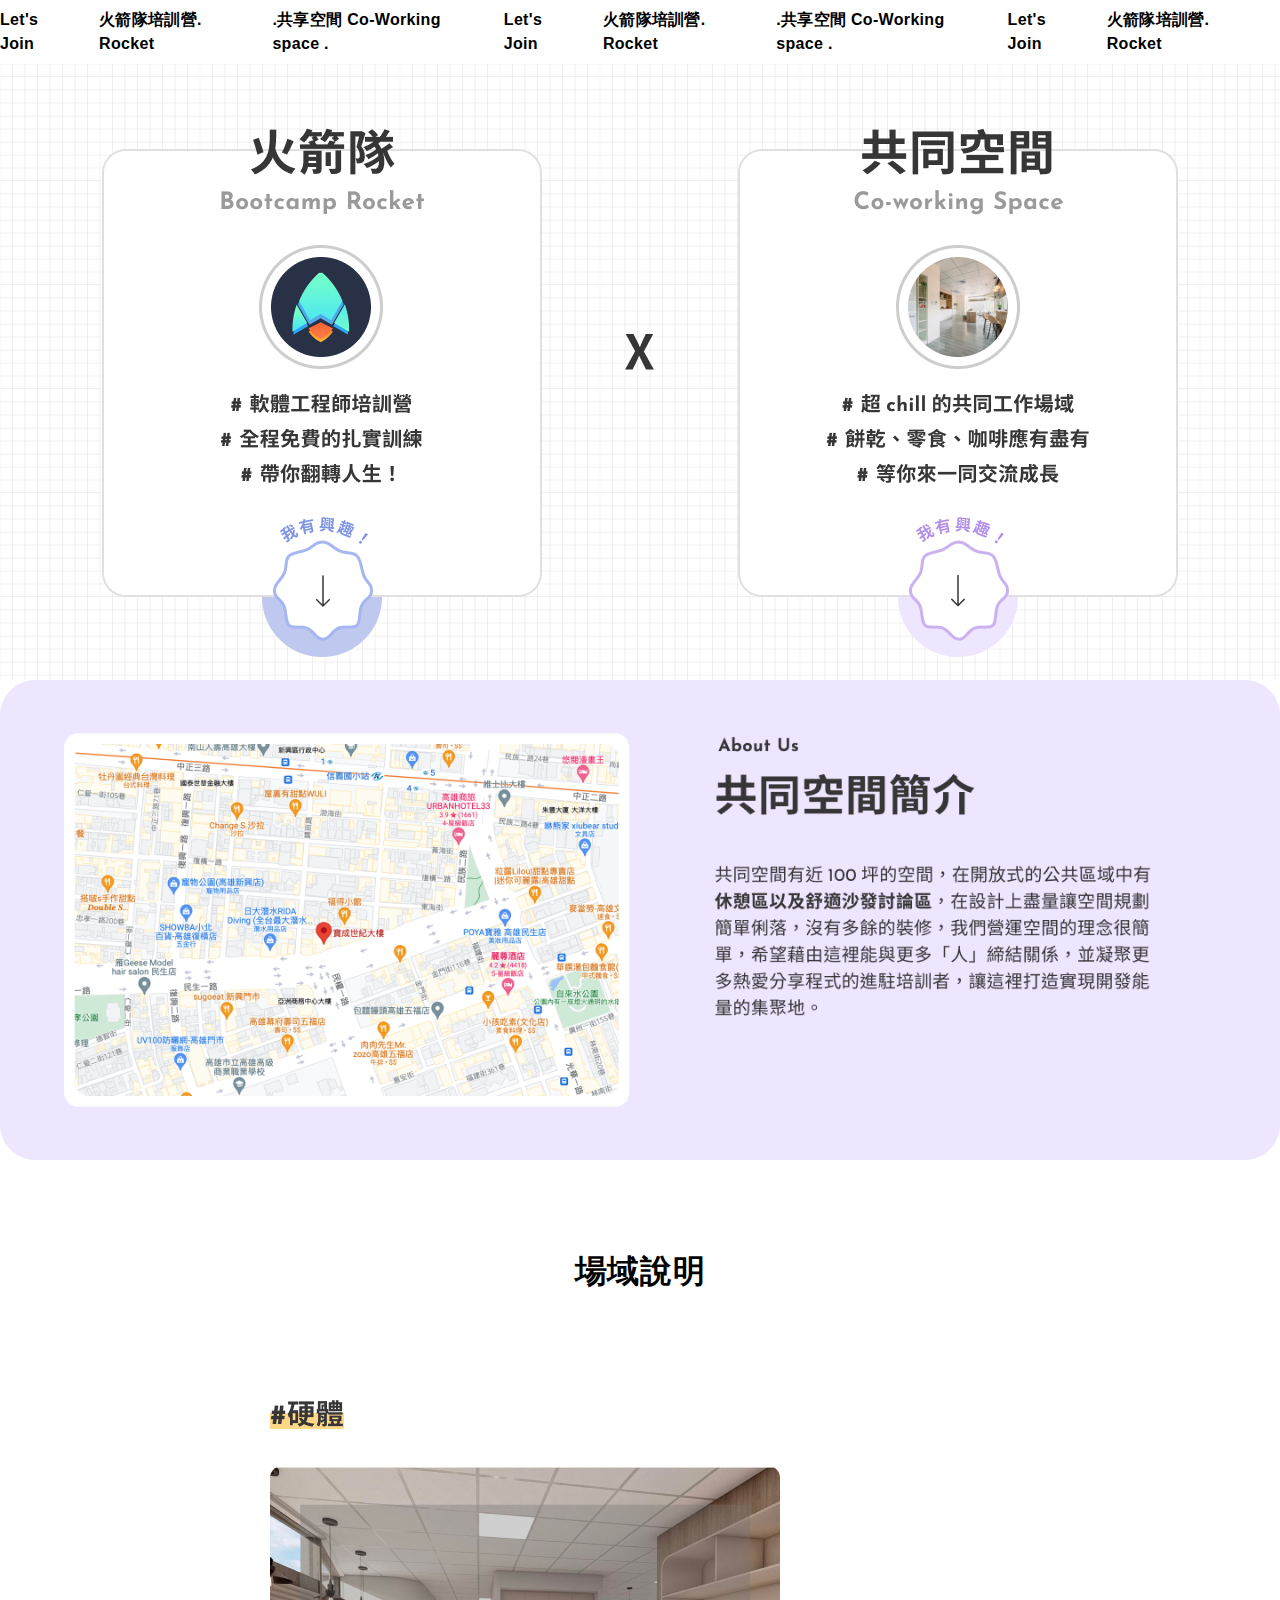
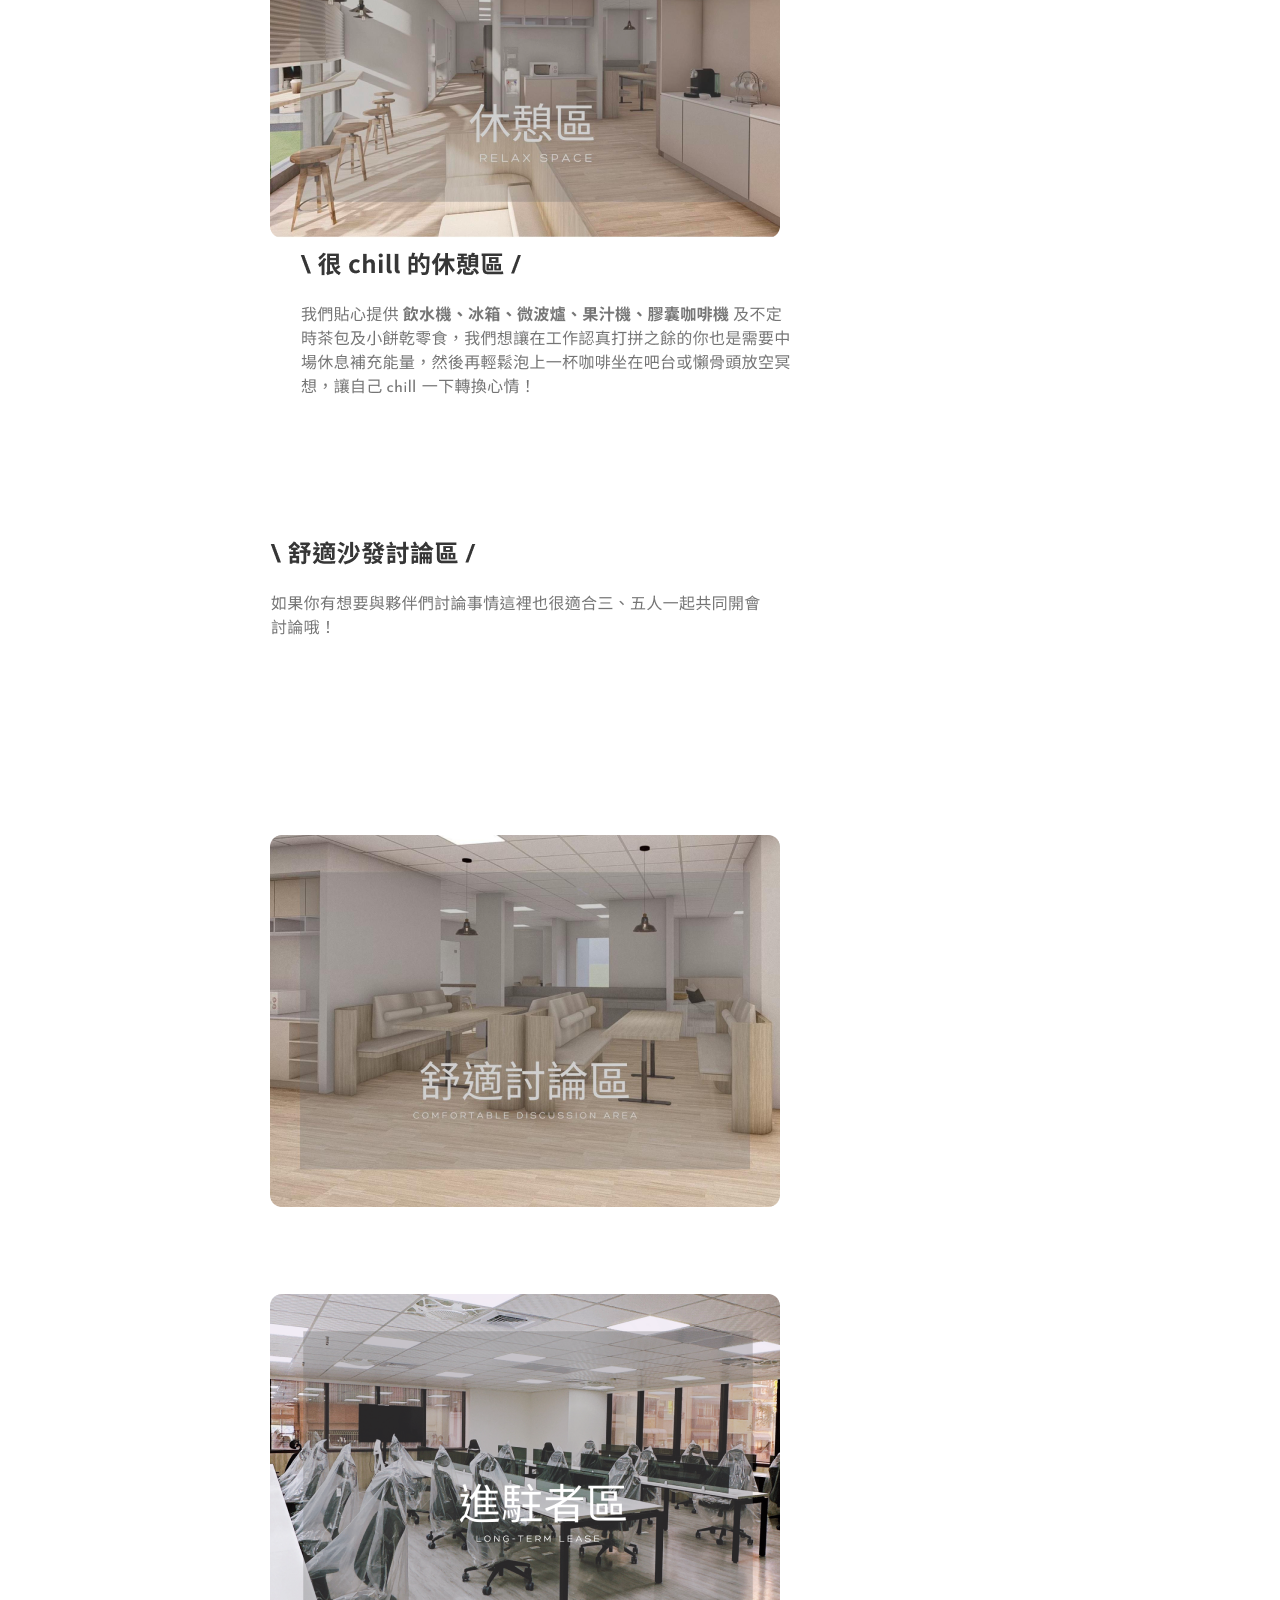
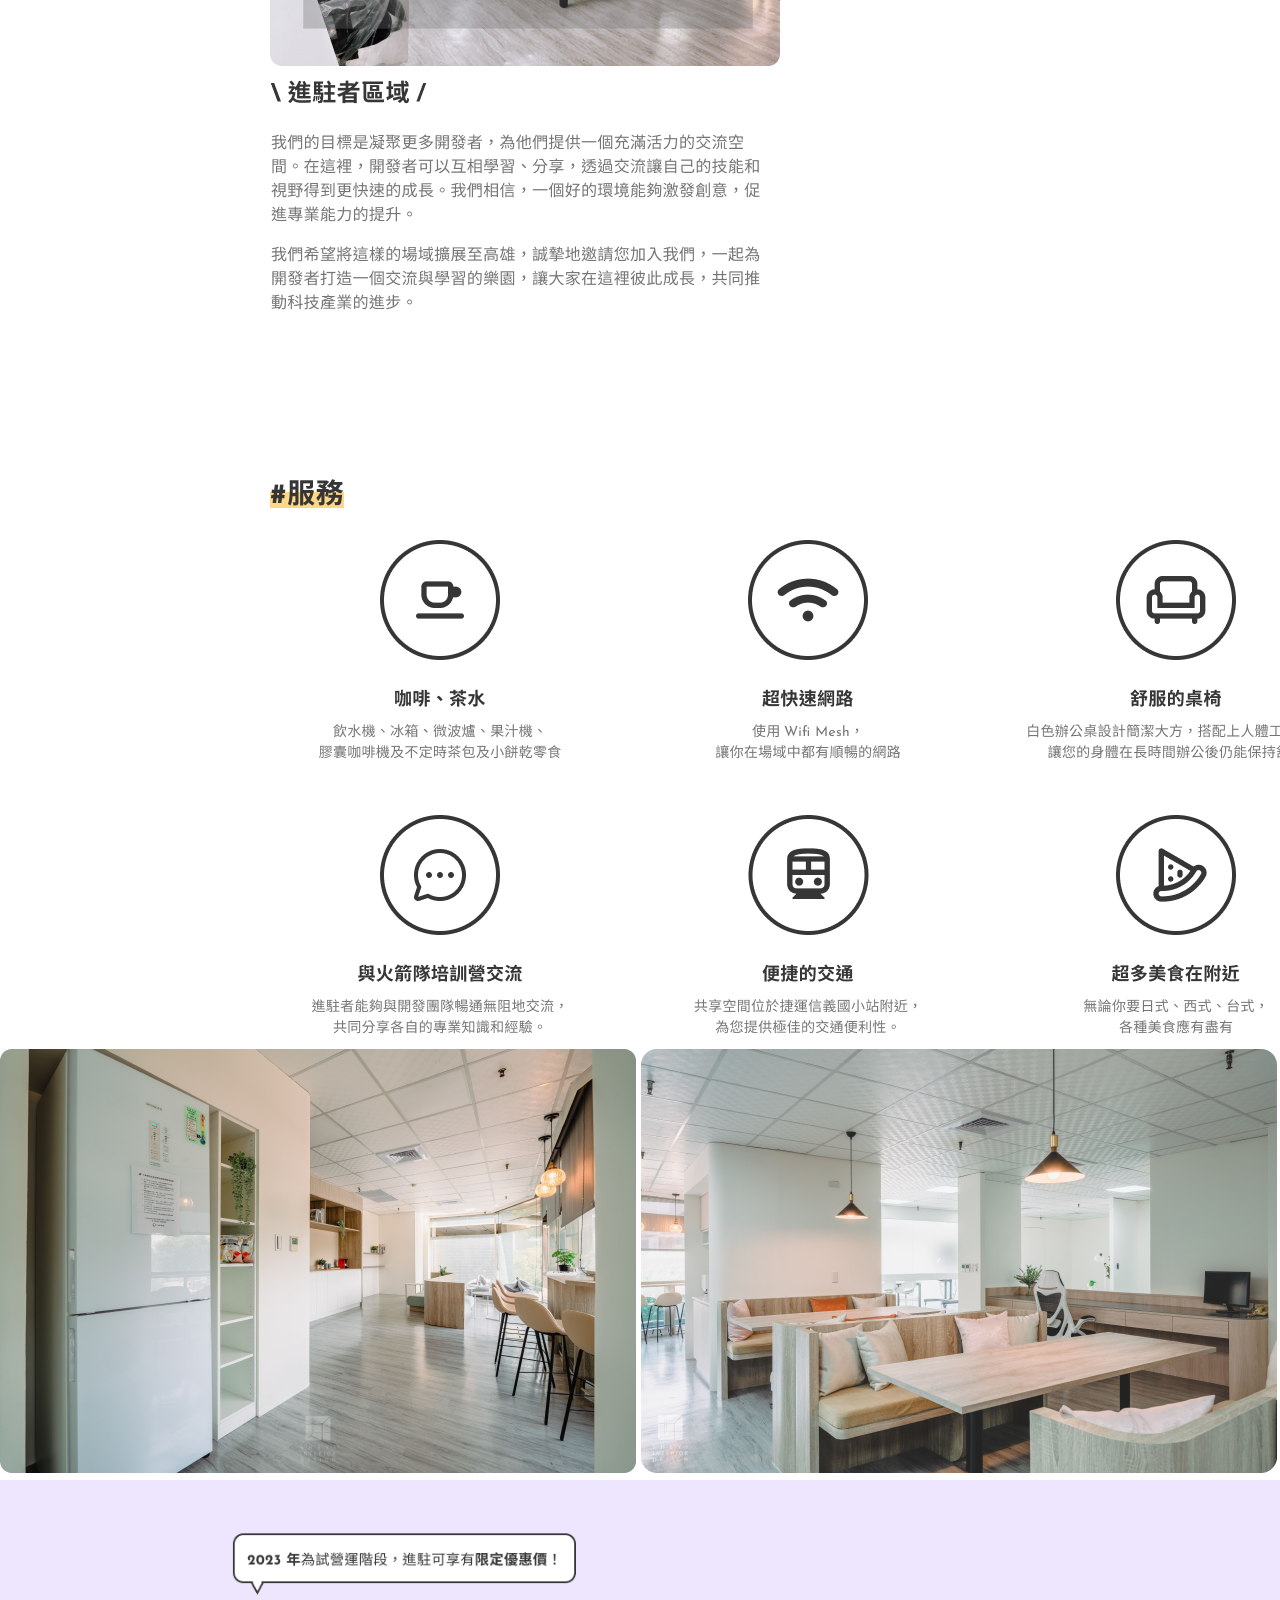
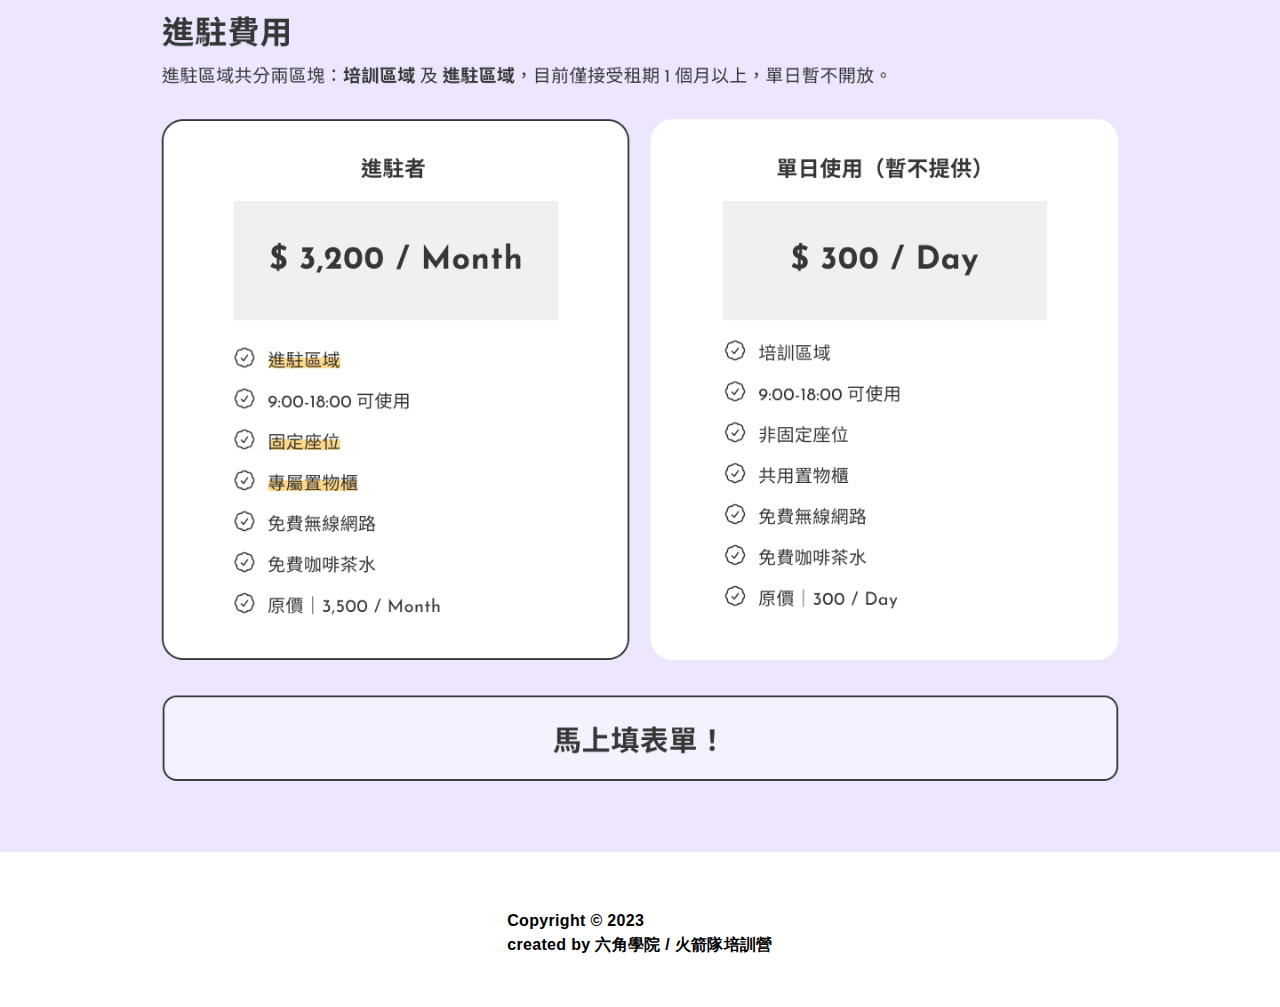
<file: index2.html>
<!DOCTYPE html>
<html lang="zh">
  <head>
    <meta charset="UTF-8" />
    <meta http-equiv="X-UA-Compatible" content="IE=edge" />
    <meta name="viewport" content="width=device-width, initial-scale=1.0" />
    <meta name="robots" content="index,follow" />
    <meta name="rating" content="General" />
    <base target="_self" />
    <meta name="description" content="" />
    <title>共享空間</title>
    <link rel="stylesheet" href="./style3/co_style3.css" />
  </head>
  <body>
    <div class="surround">
      <div class="container">
        <nav>
          <ul class="top-menu">
            <li>Let's Join</li>
            <li>火箭隊培訓營. Rocket</li>
            <li>.共享空間 Co-Working space .</li>
            <li>Let's Join</li>
            <li>火箭隊培訓營. Rocket</li>
            <li>.共享空間 Co-Working space .</li>
            <li>Let's Join</li>
            <li>火箭隊培訓營. Rocket</li>
          </ul>
        </nav>
      </div>
    </div>

    <div class="banner">
      <div class="banner-left">
        <a href="./index.html">
          <img src="./images/top/Rocket (3).png" alt="" />
        </a>
      </div>
      <div class="banner-middle">
        <img src="./images/top/text.png" alt="" />
      </div>
      <div class="banner-right">
        <a href="./index2.html">
          <img src="./images/top/Co-working space (2).png" alt=""
        /></a>
      </div>
    </div>

    <div class="bannerMobile">
      <div class="bannerMobilePic2">
        <img src="./images/mobile/Rocket-sm (1).png" alt="" />
      </div>
      <div class="bannerMobilePic2">
        <img src="./images/mobile/coworking-sm.png" alt="" />
      </div>
    </div>

    <main>
      <div class="aboutUs">
        <div class="aboutUsPic">
          <img src="./images/aboutUs/About_us_intro (1).png" alt="" />
        </div>
      </div>
    </main>

    <div>
      <h3>場域說明</h3>
    </div>

    <div class="shareSpace">
      <div class="container"></div>
      <div class="sharePic">
        <img class="share1" src="./images/spaceIntro/share1.png" alt="" />
      </div>
      <span>
        <img class="share2" src="./images/spaceIntro/share2.png" alt="" />
      </span>
      <span>
        <img class="share3" src="./images/spaceIntro/share3.png" alt="" />
      </span>
      <span>
        <img class="share4" src="./images/spaceIntro/share4.png" alt="" />
      </span>
      <span>
        <img class="share5" src="./images/spaceIntro/share5.png" alt="" />
      </span>
      <span>
        <img class="share6" src="./images/spaceIntro/share6.png" alt="" />
      </span>
      <span>
        <img class="share7" src="./images/spaceIntro/share7.png" alt="" />
      </span>
      <div class="service">
        <img class="servicePic" src="./images/spaceIntro/service.png" alt="" />
      </div>
    </div>

    <div class="shareSpaceMobile">
      <div class="container">
        <div class="sharePic">
          <img class="share1" src="./images/spaceIntro/share1.png" alt="" />
        </div>
        <div>
          <img class="share2" src="./images/spaceIntro/share2.png" alt="" />
        </div>
        <div>
          <img class="share3" src="./images/spaceIntro/share3.png" alt="" />
        </div>
        <div>
          <img class="share4" src="./images/spaceIntro/share4.png" alt="" />
        </div>
        <div>
          <img class="share5" src="./images/spaceIntro/share5.png" alt="" />
        </div>
        <div>
          <img class="share6" src="./images/spaceIntro/share6.png" alt="" />
        </div>
        <div>
          <img class="share7" src="./images/spaceIntro/share7.png" alt="" />
        </div>
        <div class="service">
          <img
            class="servicePic"
            src="./images/spaceIntro/serviceMobile.png"
            alt=""
          />
        </div>
      </div>
    </div>

    <span class="servicePic">
      <span class="servicePic1">
        <img src="./images/servicePic/carousel1-lg.png" alt="" />
      </span>
      <span class="servicePic2">
        <img src="./images/servicePic/carousel2-lg.png" alt="" />
      </span>
    </span>

    <div class="bottom">
      <div class="bottomImg">
        <img src="./images/bottom/fee.png" alt="" />
      </div>
    </div>

    <div class="footer">
      <p class="footerText">
        Copyright &copy; 2023 <br />
        created by 六角學院 / 火箭隊培訓營
      </p>
    </div>
  </body>
</html>
</file>
<file: style3/co_style3.css>
* {
  margin: 0;
  padding: 0;
  box-sizing: border-box;
  font-family: "Josefin Sans", "Noto Sans TC", sans-serif;
  font-weight: 700;
  line-height: 1.5em;
  letter-spacing: 0.02em;
}

h1 {
  font-size: 48px;
}

h2 {
  font-size: 36px;
}

h3 {
  font-size: 32px;
}

h4 {
  font-size: 28px;
}

div.surround {
  top: 0;
  right: 0;
  width: 100%;
}
@media (max-width: 428px) {
  div.surround {
    display: block;
  }
}
@media (max-width: 428px) {
  div.surround div.container {
    display: flex;
    flex-wrap: wrap;
    justify-content: space-between;
    align-items: center;
  }
}
div.surround div.container nav ul.top-menu {
  display: flex;
  list-style-type: none;
  justify-content: space-around;
}
div.surround div.container nav ul.top-menu li {
  margin-right: 32px;
}

main {
  width: 100%;
  display: flex;
  flex-direction: column;
  color: #363636;
}
main h1 {
  width: 0%;
}

div.container {
  flex-direction: row;
  align-items: center;
  padding: 8px 0px;
  left: 0px;
  top: 0px; /* Neutral/White */
  background: #ffffff;
  -webkit-backdrop-filter: blur(4px);
          backdrop-filter: blur(4px);
}
div.container ul.top-menu {
  display: flex;
  list-style-type: none;
  justify-content: space-around;
}

div.banner {
  left: 0px;
  top: 64px;
  background-image: url(../images/banner/banner-bg.png);
  display: flex;
  justify-content: center;
  padding-top: 64px;
}
@media (max-width: 428px) {
  div.banner {
    display: none;
  }
}
div.banner div.banner-middle {
  padding-top: 150px;
}

div.bannerMobile {
  display: none;
}
@media (max-width: 428px) {
  div.bannerMobile {
    display: flex;
    flex-wrap: wrap;
    justify-content: space-between;
    align-items: center;
  }
}
@media (max-width: 428px) {
  div.bannerMobile {
    display: block;
  }
}
div.bannerMobile div.bannerMobilePic2 {
  display: flex;
  flex-wrap: wrap;
  justify-content: center;
  align-items: center;
  padding: 50px 10px 30px 10px;
  background: url(../images/banner/banner-bg.png);
}

div.aboutUs div.aboutUsPic img {
  width: 100%;
  height: auto;
}

div h3 {
  text-align: center;
  padding: 80px 0px 80px 0px;
}
@media (max-width: 428px) {
  div h3 {
    display: block;
  }
}

div.shareSpace {
  padding-left: 220px;
}
@media (max-width: 428px) {
  div.shareSpace {
    display: none;
  }
}
div.shareSpace span img.share3 {
  padding-left: 80px;
  padding-bottom: 130px;
}
div.shareSpace span img.share4 {
  margin-bottom: 130px;
}
div.shareSpace span img.share5 {
  padding-top: 60px;
}
div.shareSpace span img.share6 {
  padding-top: 80px;
}
div.shareSpace span img.share7 {
  padding-bottom: 80px;
}
div.shareSpace div.sharePic img.share1 {
  padding-left: 50px;
  padding-bottom: 30px;
}
div.shareSpace span img {
  padding-left: 50px;
}
div.shareSpace div.container div.sharePic {
  display: flex;
  flex-wrap: wrap;
  padding-left: 50px;
  padding-right: 50px;
}
div.shareSpace div.service img.servicePic {
  padding-left: 50px;
  padding-top: 70px;
}

div.shareSpaceMobile {
  display: none;
}
@media (max-width: 428px) {
  div.shareSpaceMobile {
    display: block;
  }
}
div.shareSpaceMobile img.share2 {
  padding-left: 30px;
  width: 400px;
}
div.shareSpaceMobile img.share3 {
  padding-left: 30px;
  width: 400px;
}
div.shareSpaceMobile img.share4 {
  padding-left: 30px;
  width: 400px;
}
div.shareSpaceMobile img.share5 {
  padding-left: 30px;
  width: 400px;
}
div.shareSpaceMobile img.share6 {
  padding-left: 30px;
  width: 400px;
}
div.shareSpaceMobile img.share7 {
  padding-left: 30px;
  width: 400px;
}
div.shareSpaceMobile div.container div.sharePic img.share1 {
  padding-left: 30px;
  padding-bottom: 15px;
}
div.shareSpaceMobile div.container div.service img.servicePic {
  padding-left: 30px;
}

div.bottom div.bottomImg img {
  width: 100%;
}

div.footer p.footerText {
  display: flex;
  justify-content: center;
  align-items: center;
  padding-top: 50px;
  padding-bottom: 50px;
}/*# sourceMappingURL=co_style3.css.map */
</file>
